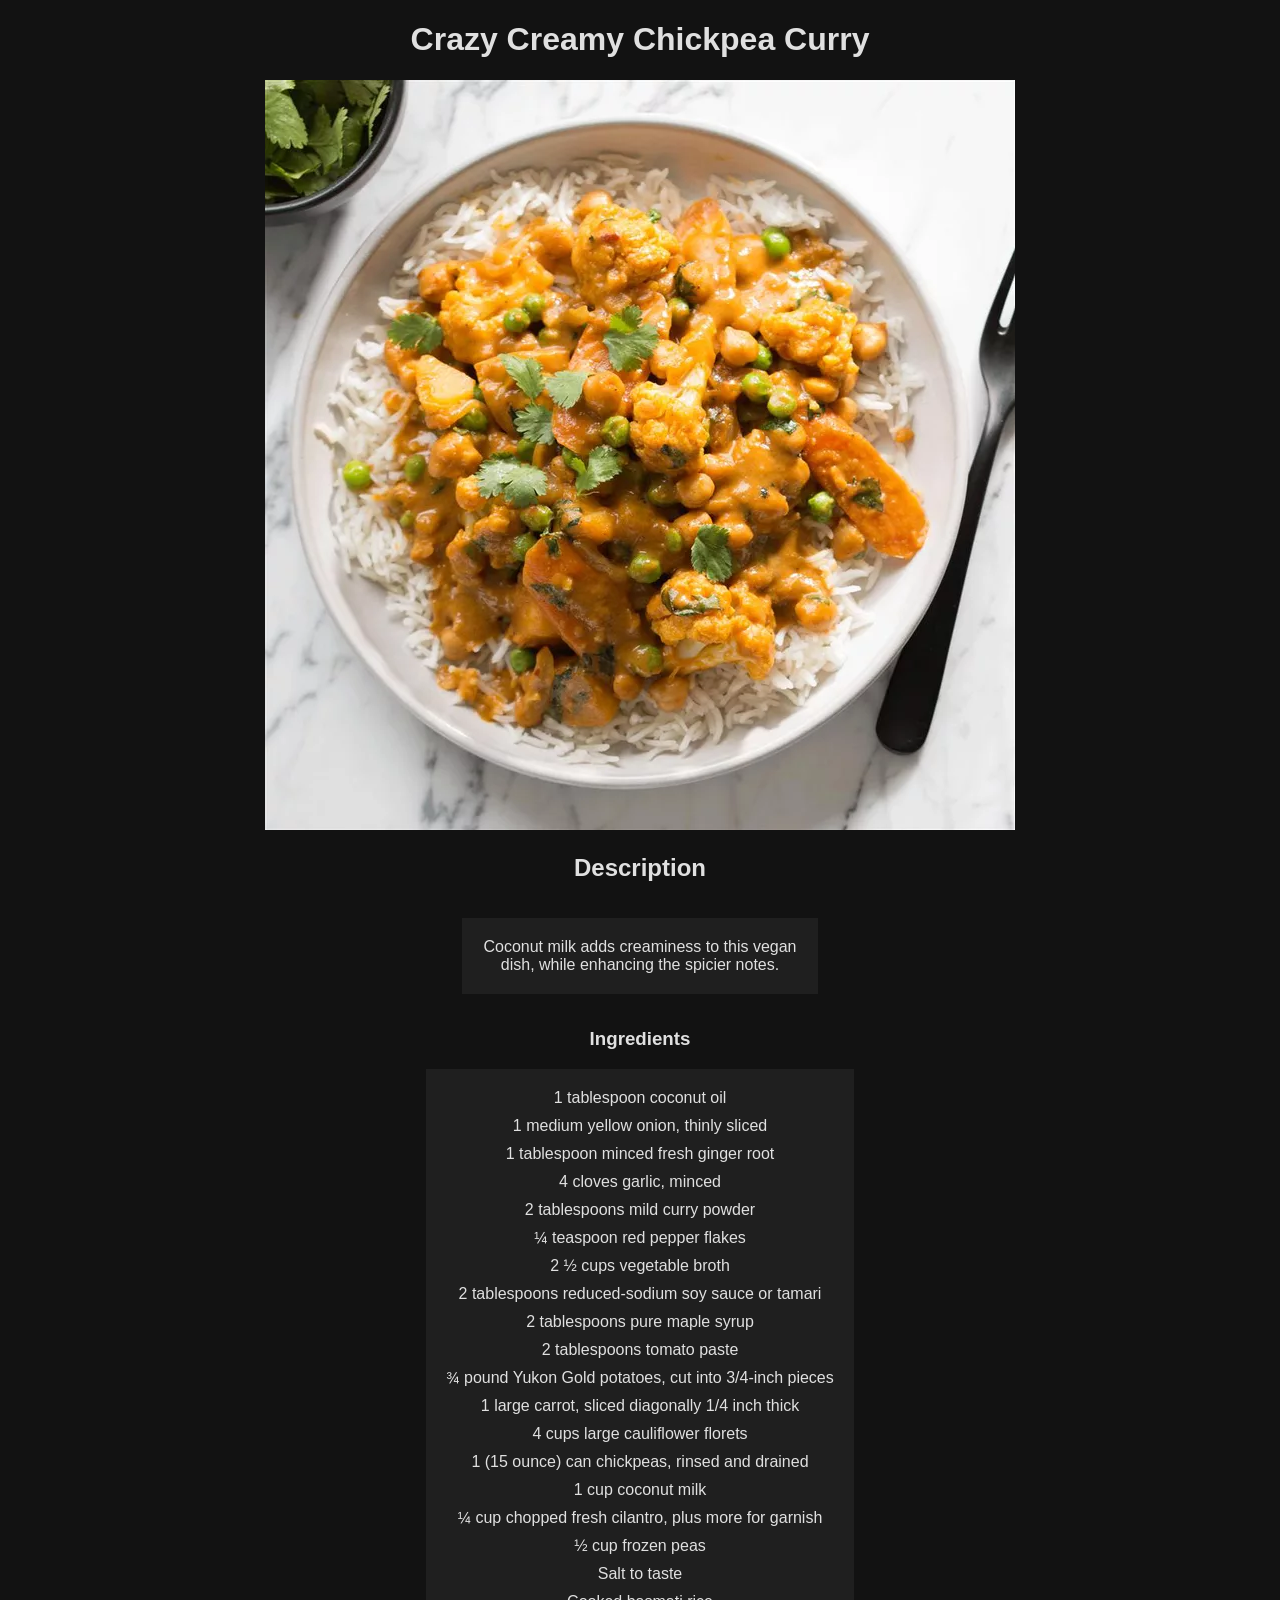
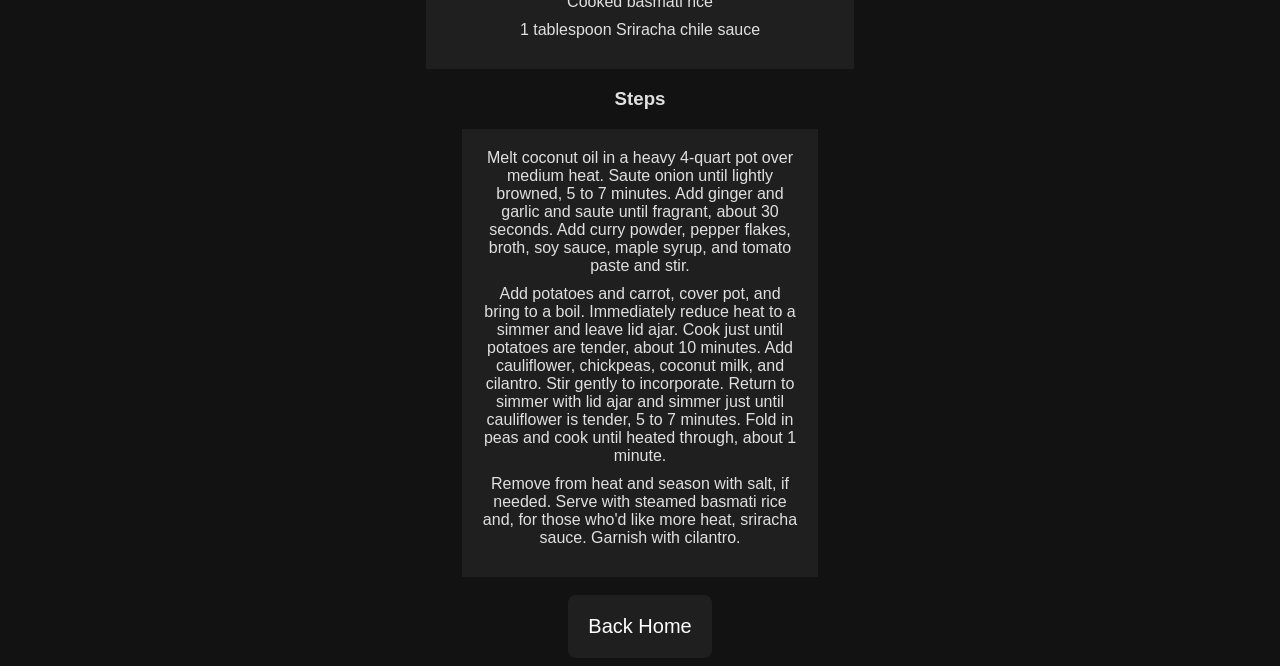
<file: recipes/curry.html>
<!DOCTYPE html>
<html lang="en">
  <head>
    <meta charset="UTF-8" />
    <meta name="viewport" content="width=device-width, initial-scale=1.0" />
    <title>Document</title>
    <link rel="stylesheet" href="../styles.css" />
  </head>
  <body>
    <h1>Crazy Creamy Chickpea Curry</h1>
    <img src="../images/curry.jpg" />
    <div class="description">
      <h2>Description</h2>
      <p>
        Coconut milk adds creaminess to this vegan dish, while enhancing the
        spicier notes.
      </p>
    </div>
    <div class="ingredients">
      <h3>Ingredients</h3>
      <ul>
        <li>1 tablespoon coconut oil</li>
        <li>1 medium yellow onion, thinly sliced</li>
        <li>1 tablespoon minced fresh ginger root</li>
        <li>4 cloves garlic, minced</li>
        <li>2 tablespoons mild curry powder</li>
        <li>¼ teaspoon red pepper flakes</li>
        <li>2 ½ cups vegetable broth</li>
        <li>2 tablespoons reduced-sodium soy sauce or tamari</li>
        <li>2 tablespoons pure maple syrup</li>
        <li>2 tablespoons tomato paste</li>
        <li>¾ pound Yukon Gold potatoes, cut into 3/4-inch pieces</li>
        <li>1 large carrot, sliced diagonally 1/4 inch thick</li>
        <li>4 cups large cauliflower florets</li>
        <li>1 (15 ounce) can chickpeas, rinsed and drained</li>
        <li>1 cup coconut milk</li>
        <li>¼ cup chopped fresh cilantro, plus more for garnish</li>
        <li>½ cup frozen peas</li>
        <li>Salt to taste</li>
        <li>Cooked basmati rice</li>
        <li>1 tablespoon Sriracha chile sauce</li>
      </ul>
    </div>
    <div class="steps">
      <h3>Steps</h3>
      <ol>
        <li>
          Melt coconut oil in a heavy 4-quart pot over medium heat. Saute onion
          until lightly browned, 5 to 7 minutes. Add ginger and garlic and saute
          until fragrant, about 30 seconds. Add curry powder, pepper flakes,
          broth, soy sauce, maple syrup, and tomato paste and stir.
        </li>
        <li>
          Add potatoes and carrot, cover pot, and bring to a boil. Immediately
          reduce heat to a simmer and leave lid ajar. Cook just until potatoes
          are tender, about 10 minutes. Add cauliflower, chickpeas, coconut
          milk, and cilantro. Stir gently to incorporate. Return to simmer with
          lid ajar and simmer just until cauliflower is tender, 5 to 7 minutes.
          Fold in peas and cook until heated through, about 1 minute.
        </li>
        <li>
          Remove from heat and season with salt, if needed. Serve with steamed
          basmati rice and, for those who'd like more heat, sriracha sauce.
          Garnish with cilantro.
        </li>
      </ol>
    </div>
    <br />
    <div class="links">
      <a href="../index.html">Back Home</a>
    </div>
  </body>
</html>
</file>
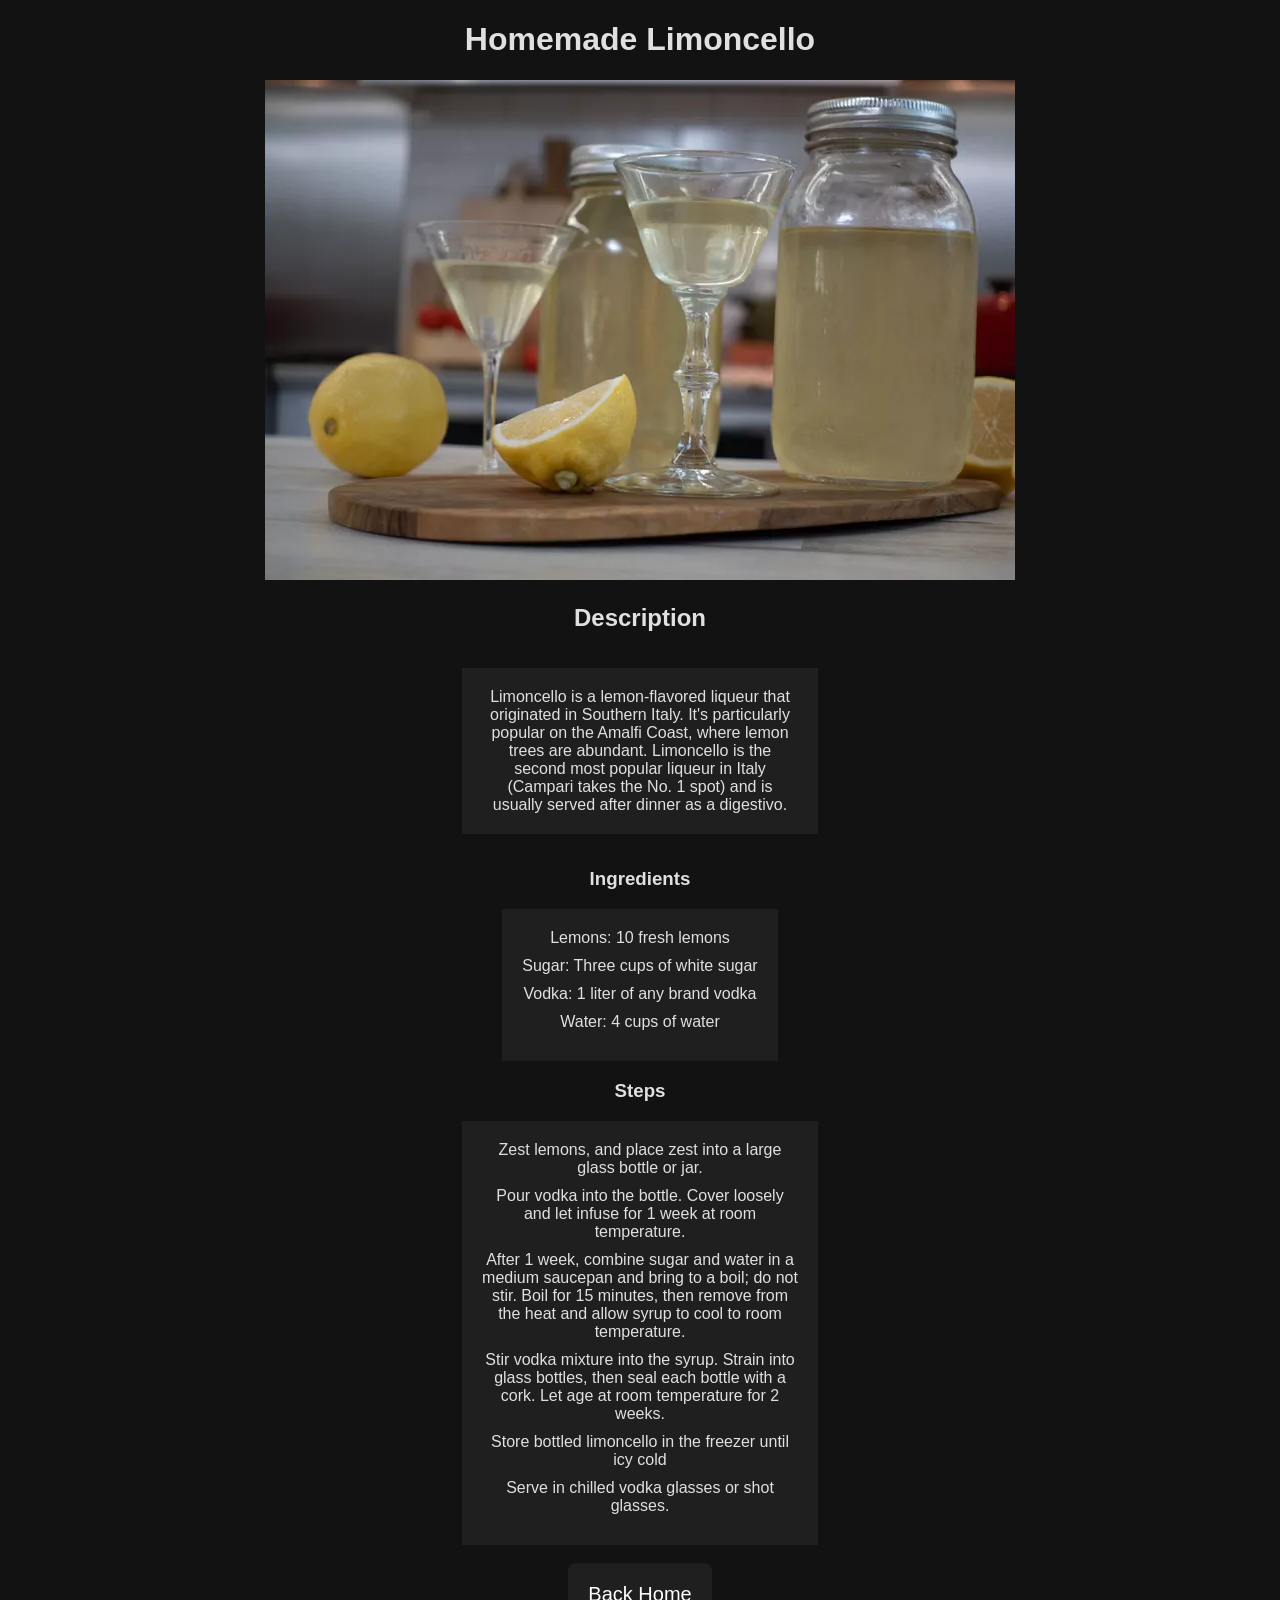
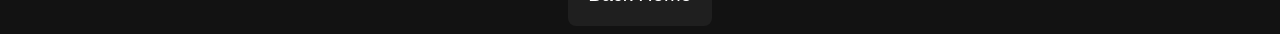
<file: recipes/limoncello.html>
<!DOCTYPE html>
<html lang="en">
  <head>
    <meta charset="UTF-8" />
    <meta name="viewport" content="width=device-width, initial-scale=1.0" />
    <title>Limoncello</title>
    <link rel="stylesheet" href="../styles.css" />
  </head>
  <body>
    <h1>Homemade Limoncello</h1>
    <img
      src="../images/limoncello.jpg"
      alt="A picture of homemade limoncello"
    />
    <div class="description">
      <h2>Description</h2>
      <p>
        Limoncello is a lemon-flavored liqueur that originated in Southern
        Italy. It's particularly popular on the Amalfi Coast, where lemon trees
        are abundant. Limoncello is the second most popular liqueur in Italy
        (Campari takes the No. 1 spot) and is usually served after dinner as a
        digestivo.
      </p>
    </div>
    <div class="ingredients">
      <h3>Ingredients</h3>
      <ul>
        <li>Lemons: 10 fresh lemons</li>
        <li>Sugar: Three cups of white sugar</li>
        <li>Vodka: 1 liter of any brand vodka</li>
        <li>Water: 4 cups of water</li>
      </ul>
    </div>
    <div class="steps">
      <h3>Steps</h3>
      <ol>
        <li>Zest lemons, and place zest into a large glass bottle or jar.</li>
        <li>
          Pour vodka into the bottle. Cover loosely and let infuse for 1 week at
          room temperature.
        </li>
        <li>
          After 1 week, combine sugar and water in a medium saucepan and bring
          to a boil; do not stir. Boil for 15 minutes, then remove from the heat
          and allow syrup to cool to room temperature.
        </li>
        <li>
          Stir vodka mixture into the syrup. Strain into glass bottles, then
          seal each bottle with a cork. Let age at room temperature for 2 weeks.
        </li>
        <li>Store bottled limoncello in the freezer until icy cold</li>
        <li>Serve in chilled vodka glasses or shot glasses.</li>
      </ol>
    </div>
    <br />
    <div class="links">
      <a href="../index.html">Back Home</a>
    </div>
  </body>
</html>
</file>
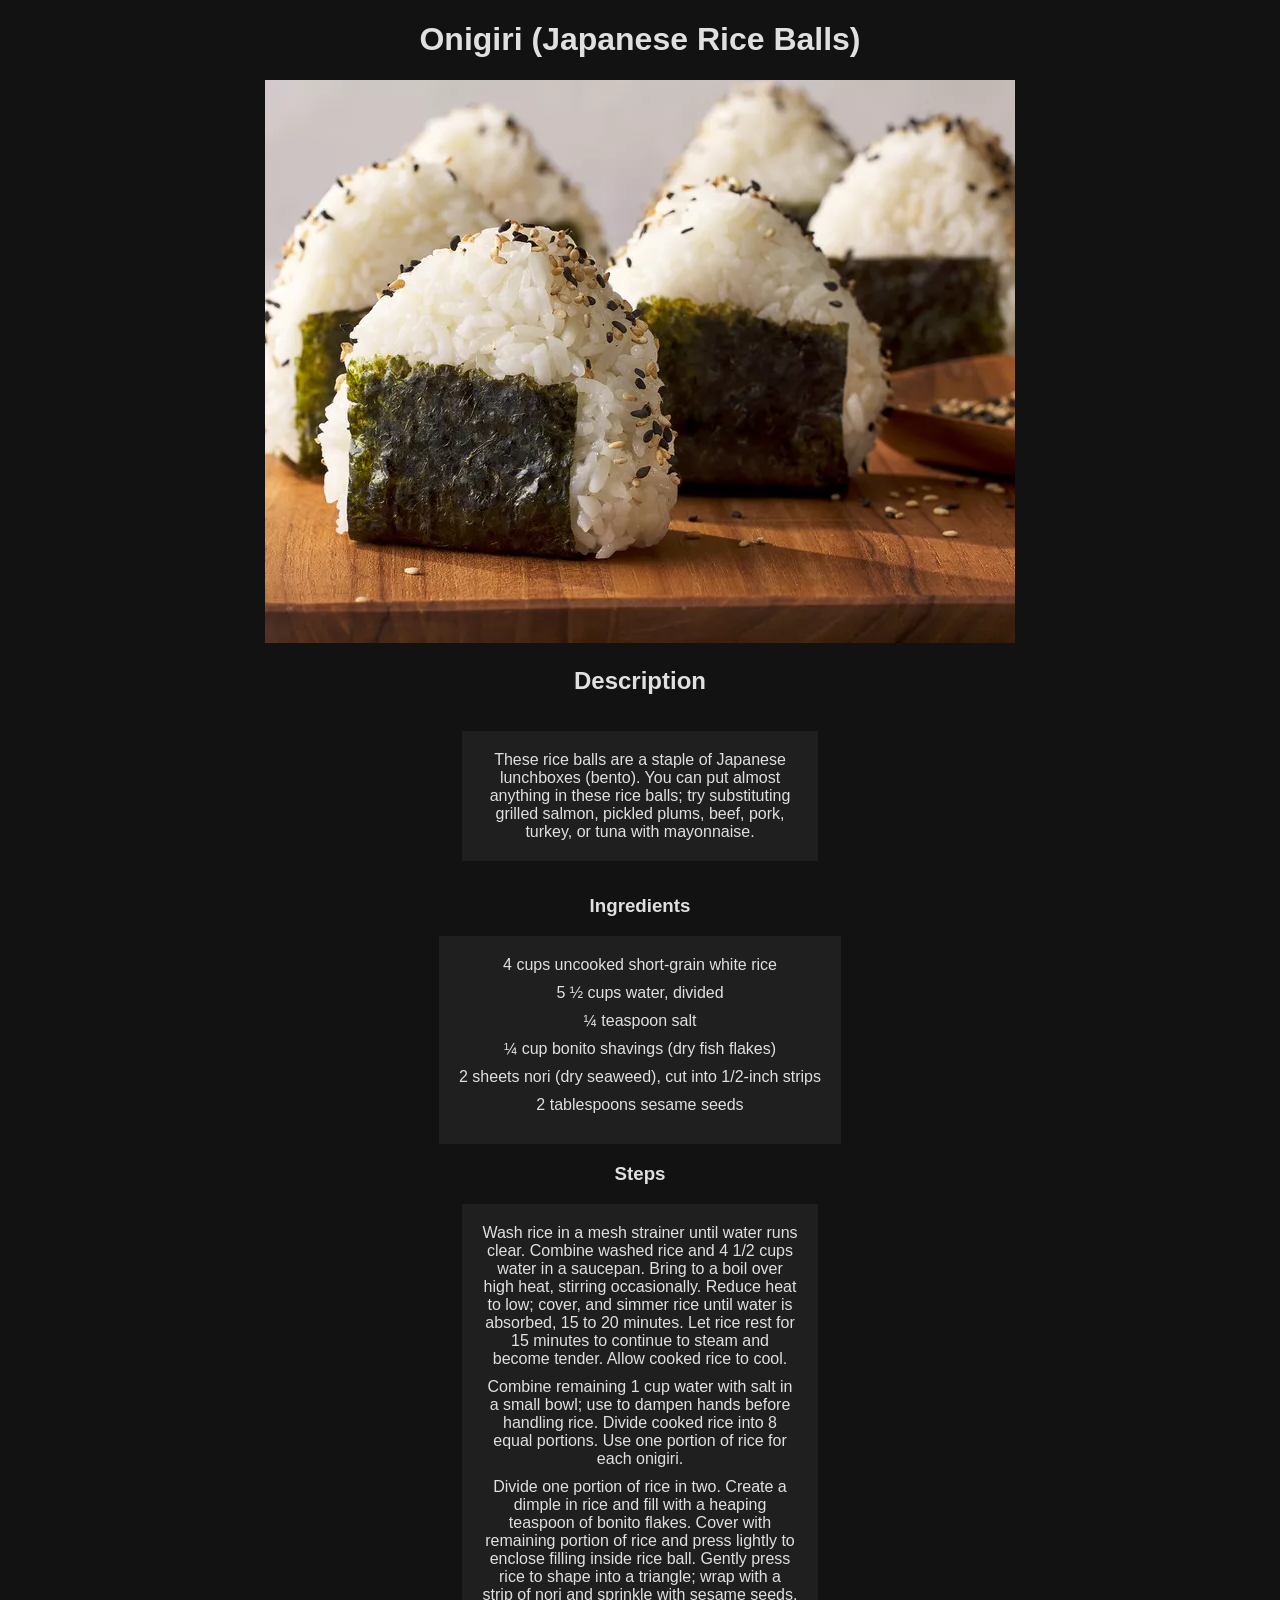
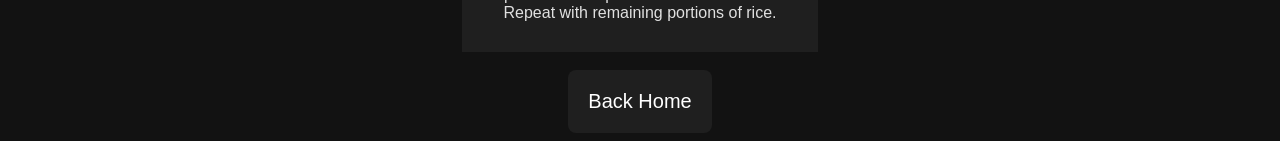
<file: recipes/onigiri.html>
<!DOCTYPE html>
<html lang="en">
  <head>
    <meta charset="UTF-8" />
    <meta name="viewport" content="width=device-width, initial-scale=1.0" />
    <title>Document</title>
    <link rel="stylesheet" href="../styles.css" />
  </head>
  <body>
    <h1>Onigiri (Japanese Rice Balls)</h1>
    <img src="../images/onigiri.jpg" />
    <div class="description">
      <h2>Description</h2>
      <p>
        These rice balls are a staple of Japanese lunchboxes (bento). You can
        put almost anything in these rice balls; try substituting grilled
        salmon, pickled plums, beef, pork, turkey, or tuna with mayonnaise.
      </p>
    </div>
    <div class="ingredients">
      <h3>Ingredients</h3>
      <ul>
        <li>4 cups uncooked short-grain white rice</li>
        <li>5 ½ cups water, divided</li>
        <li>¼ teaspoon salt</li>
        <li>¼ cup bonito shavings (dry fish flakes)</li>
        <li>2 sheets nori (dry seaweed), cut into 1/2-inch strips</li>
        <li>2 tablespoons sesame seeds</li>
      </ul>
    </div>
    <div class="steps">
      <h3>Steps</h3>
      <ol>
        <li>
          Wash rice in a mesh strainer until water runs clear. Combine washed
          rice and 4 1/2 cups water in a saucepan. Bring to a boil over high
          heat, stirring occasionally. Reduce heat to low; cover, and simmer
          rice until water is absorbed, 15 to 20 minutes. Let rice rest for 15
          minutes to continue to steam and become tender. Allow cooked rice to
          cool.
        </li>
        <li>
          Combine remaining 1 cup water with salt in a small bowl; use to dampen
          hands before handling rice. Divide cooked rice into 8 equal portions.
          Use one portion of rice for each onigiri.
        </li>
        <li>
          Divide one portion of rice in two. Create a dimple in rice and fill
          with a heaping teaspoon of bonito flakes. Cover with remaining portion
          of rice and press lightly to enclose filling inside rice ball. Gently
          press rice to shape into a triangle; wrap with a strip of nori and
          sprinkle with sesame seeds. Repeat with remaining portions of rice.
        </li>
      </ol>
    </div>
    <br />
    <div class="links">
      <a href="../index.html">Back Home</a>
    </div>
  </body>
</html>
</file>
<file: styles.css>
body {
  background-color: #121212;
  color: #e0e0e0;
  text-align: center;
  font-family: "Segoe UI", Tahoma, Geneva, Verdana, sans-serif;
}

.heading {
  font-size: 25px;
}

.links {
  background-color: #1f1f1f;
  display: inline-block;
  font-size: 20px;
  text-align: center;
  list-style-position: inside;
  padding: 20px;
  border-radius: 8px;
  margin: 0 auto;
}

.links ul,
.ingredients ul,
.steps ol {
  list-style-position: inside;
  padding: 0;
  margin: 0;
  list-style: none;
}

.links li {
  margin-bottom: 10px;
}
.links a {
  color: #ffffff;
  text-decoration: none;
}

.links a:hover {
  text-decoration: underline;
}

.ingredients ul,
.steps ol,
.description p {
  display: inline-block;
  background-color: #1f1f1f;
  padding: 20px;
}

.steps ol,
.description p {
  width: 25%;
  word-wrap: normal;
}

.steps li,
.ingredients li {
  margin-bottom: 10px;
}
</file>
